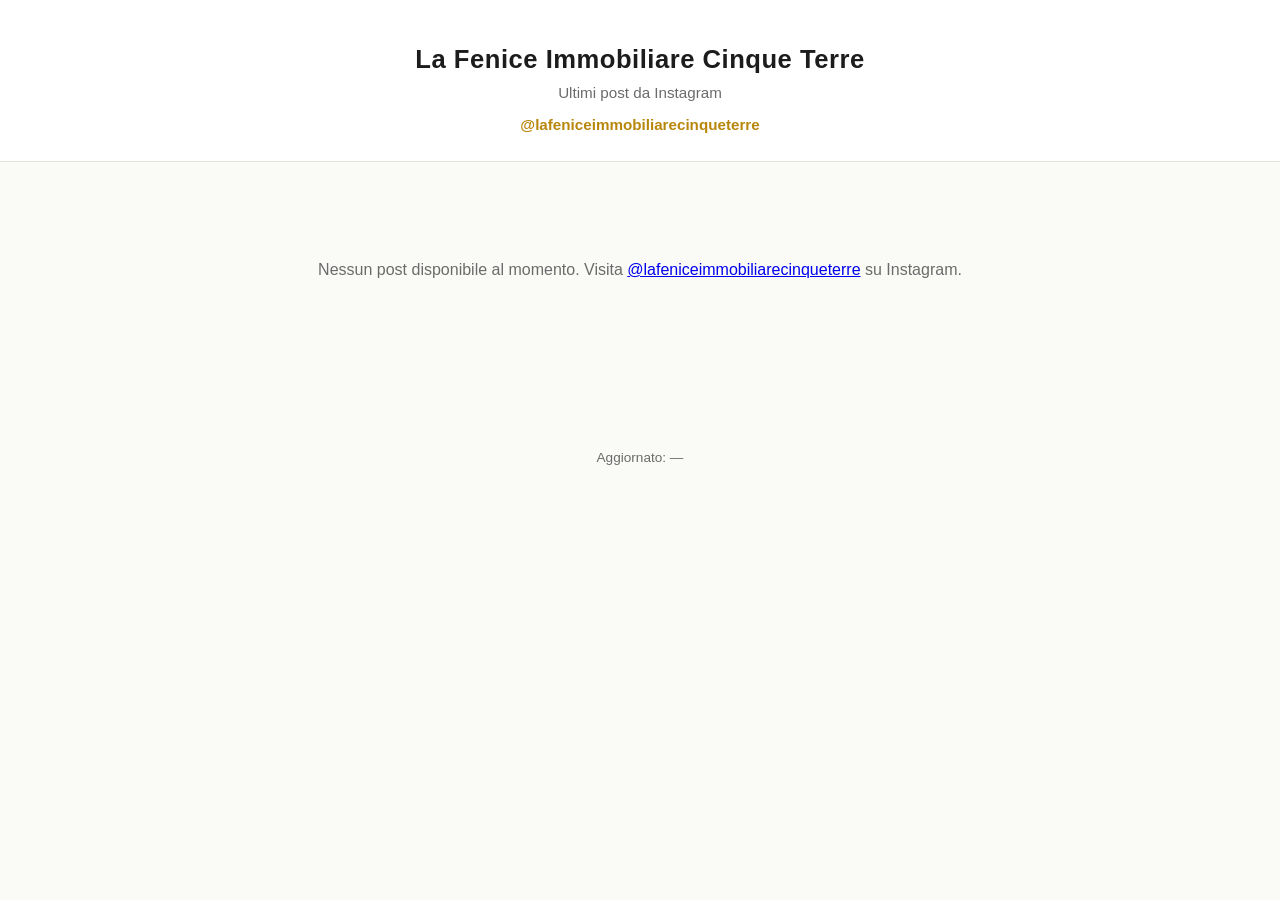
<file: index.html>
<!doctype html>
<html lang="it">
  <head>
    <meta charset="utf-8" />
    <meta name="viewport" content="width=device-width, initial-scale=1" />
    <title>La Fenice Immobiliare Cinque Terre — Instagram</title>
    <meta
      name="description"
      content="Ultimi aggiornamenti da Instagram di La Fenice Immobiliare Cinque Terre."
    />
    <link rel="stylesheet" href="styles.css" />
  </head>
  <body>
    <header class="site-header">
      <h1>La Fenice Immobiliare Cinque Terre</h1>
      <p class="tagline">Ultimi post da Instagram</p>
      <a
        class="profile-link"
        href="https://www.instagram.com/lafeniceimmobiliarecinqueterre"
        target="_blank"
        rel="noopener noreferrer"
        >@lafeniceimmobiliarecinqueterre</a
      >
    </header>

    <main>
      <section id="feed" class="feed" aria-live="polite">
        <p class="loading">Caricamento del feed…</p>
      </section>
    </main>

    <footer class="site-footer">
      <p>
        Aggiornato:
        <time id="updated-at" datetime="">—</time>
      </p>
    </footer>

    <script src="app.js"></script>
  </body>
</html>
</file>
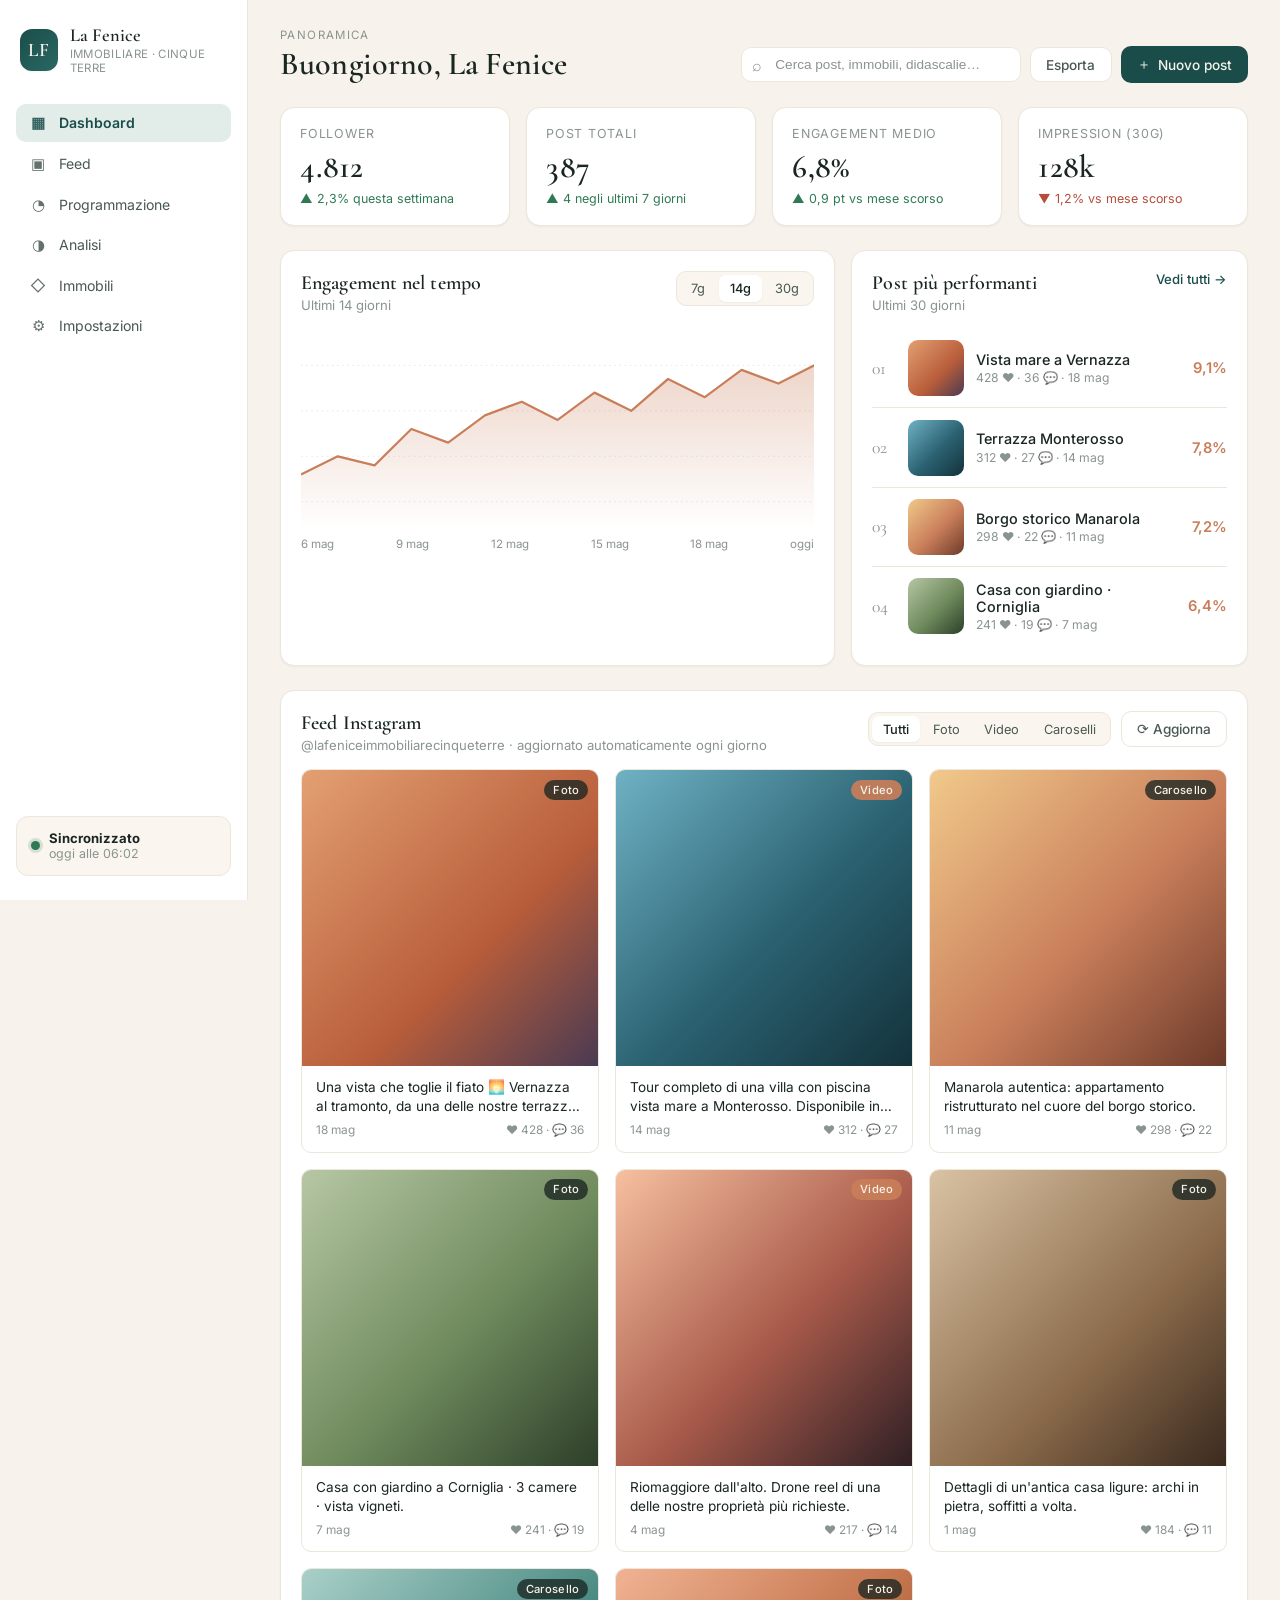
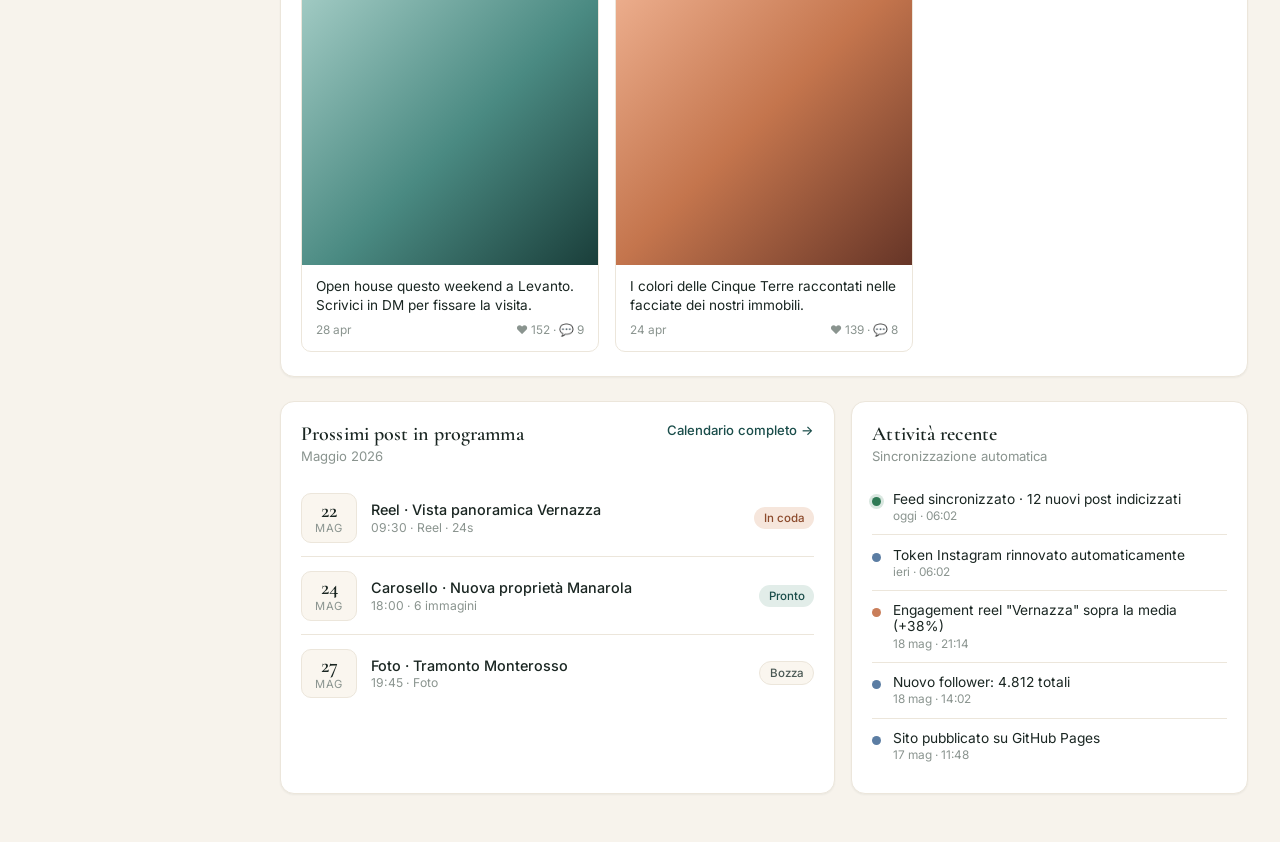
<file: dashboard.html>
<!doctype html>
<html lang="it">
  <head>
    <meta charset="utf-8" />
    <meta name="viewport" content="width=device-width, initial-scale=1" />
    <title>La Fenice Immobiliare Cinque Terre — Dashboard</title>
    <meta
      name="description"
      content="Dashboard di gestione del feed Instagram di La Fenice Immobiliare Cinque Terre."
    />
    <link
      rel="preconnect"
      href="https://fonts.googleapis.com"
      crossorigin
    />
    <link
      rel="preconnect"
      href="https://fonts.gstatic.com"
      crossorigin
    />
    <link
      href="https://fonts.googleapis.com/css2?family=Cormorant+Garamond:wght@400;500;600;700&family=Inter:wght@400;500;600;700&display=swap"
      rel="stylesheet"
    />
    <link rel="stylesheet" href="dashboard.css" />
  </head>
  <body>
    <aside class="sidebar">
      <div class="brand">
        <div class="brand-mark">LF</div>
        <div class="brand-text">
          <strong>La Fenice</strong>
          <span>Immobiliare · Cinque Terre</span>
        </div>
      </div>

      <nav class="nav">
        <a class="nav-item active" href="#"
          ><span class="nav-icon">▦</span> Dashboard</a
        >
        <a class="nav-item" href="#"><span class="nav-icon">▣</span> Feed</a>
        <a class="nav-item" href="#"
          ><span class="nav-icon">◔</span> Programmazione</a
        >
        <a class="nav-item" href="#"
          ><span class="nav-icon">◑</span> Analisi</a
        >
        <a class="nav-item" href="#"
          ><span class="nav-icon">◇</span> Immobili</a
        >
        <a class="nav-item" href="#"
          ><span class="nav-icon">⚙</span> Impostazioni</a
        >
      </nav>

      <div class="sidebar-footer">
        <div class="sync-status">
          <span class="dot live"></span>
          <div>
            <strong>Sincronizzato</strong>
            <span>oggi alle 06:02</span>
          </div>
        </div>
      </div>
    </aside>

    <main class="main">
      <header class="topbar">
        <div>
          <p class="eyebrow">Panoramica</p>
          <h1>Buongiorno, La Fenice</h1>
        </div>
        <div class="topbar-actions">
          <div class="search">
            <input
              type="search"
              placeholder="Cerca post, immobili, didascalie…"
              aria-label="Cerca"
            />
          </div>
          <button class="btn btn-ghost" type="button">Esporta</button>
          <button class="btn btn-primary" type="button">
            <span>＋</span> Nuovo post
          </button>
        </div>
      </header>

      <section class="kpis">
        <article class="kpi">
          <p class="kpi-label">Follower</p>
          <p class="kpi-value">4.812</p>
          <p class="kpi-trend up">▲ 2,3% questa settimana</p>
        </article>
        <article class="kpi">
          <p class="kpi-label">Post totali</p>
          <p class="kpi-value">387</p>
          <p class="kpi-trend up">▲ 4 negli ultimi 7 giorni</p>
        </article>
        <article class="kpi">
          <p class="kpi-label">Engagement medio</p>
          <p class="kpi-value">6,8%</p>
          <p class="kpi-trend up">▲ 0,9 pt vs mese scorso</p>
        </article>
        <article class="kpi">
          <p class="kpi-label">Impression (30g)</p>
          <p class="kpi-value">128k</p>
          <p class="kpi-trend down">▼ 1,2% vs mese scorso</p>
        </article>
      </section>

      <section class="grid-2">
        <article class="card chart-card">
          <header class="card-header">
            <div>
              <h2>Engagement nel tempo</h2>
              <p class="card-sub">Ultimi 14 giorni</p>
            </div>
            <div class="chip-group" role="tablist">
              <button class="chip" type="button">7g</button>
              <button class="chip active" type="button">14g</button>
              <button class="chip" type="button">30g</button>
            </div>
          </header>
          <div class="chart">
            <svg viewBox="0 0 600 220" preserveAspectRatio="none" aria-hidden="true">
              <defs>
                <linearGradient id="grad" x1="0" x2="0" y1="0" y2="1">
                  <stop offset="0%" stop-color="#c97e5a" stop-opacity="0.32" />
                  <stop offset="100%" stop-color="#c97e5a" stop-opacity="0" />
                </linearGradient>
              </defs>
              <g class="grid">
                <line x1="0" x2="600" y1="40" y2="40" />
                <line x1="0" x2="600" y1="90" y2="90" />
                <line x1="0" x2="600" y1="140" y2="140" />
                <line x1="0" x2="600" y1="190" y2="190" />
              </g>
              <path
                d="M0,160 L43,140 L86,150 L129,110 L172,125 L215,95 L258,80 L300,100 L343,70 L386,90 L429,55 L472,75 L515,45 L558,60 L600,40"
                fill="none"
                stroke="#c97e5a"
                stroke-width="2.5"
                stroke-linejoin="round"
              />
              <path
                d="M0,160 L43,140 L86,150 L129,110 L172,125 L215,95 L258,80 L300,100 L343,70 L386,90 L429,55 L472,75 L515,45 L558,60 L600,40 L600,220 L0,220 Z"
                fill="url(#grad)"
              />
            </svg>
            <ul class="chart-x">
              <li>6 mag</li>
              <li>9 mag</li>
              <li>12 mag</li>
              <li>15 mag</li>
              <li>18 mag</li>
              <li>oggi</li>
            </ul>
          </div>
        </article>

        <article class="card top-posts">
          <header class="card-header">
            <div>
              <h2>Post più performanti</h2>
              <p class="card-sub">Ultimi 30 giorni</p>
            </div>
            <a class="link" href="#">Vedi tutti →</a>
          </header>
          <ol class="rank-list">
            <li>
              <span class="rank">01</span>
              <div class="rank-thumb thumb-1"></div>
              <div class="rank-body">
                <p class="rank-title">Vista mare a Vernazza</p>
                <p class="rank-meta">428 ♥ · 36 💬 · 18 mag</p>
              </div>
              <span class="rank-score">9,1%</span>
            </li>
            <li>
              <span class="rank">02</span>
              <div class="rank-thumb thumb-2"></div>
              <div class="rank-body">
                <p class="rank-title">Terrazza Monterosso</p>
                <p class="rank-meta">312 ♥ · 27 💬 · 14 mag</p>
              </div>
              <span class="rank-score">7,8%</span>
            </li>
            <li>
              <span class="rank">03</span>
              <div class="rank-thumb thumb-3"></div>
              <div class="rank-body">
                <p class="rank-title">Borgo storico Manarola</p>
                <p class="rank-meta">298 ♥ · 22 💬 · 11 mag</p>
              </div>
              <span class="rank-score">7,2%</span>
            </li>
            <li>
              <span class="rank">04</span>
              <div class="rank-thumb thumb-4"></div>
              <div class="rank-body">
                <p class="rank-title">Casa con giardino · Corniglia</p>
                <p class="rank-meta">241 ♥ · 19 💬 · 7 mag</p>
              </div>
              <span class="rank-score">6,4%</span>
            </li>
          </ol>
        </article>
      </section>

      <section class="card feed-section">
        <header class="card-header">
          <div>
            <h2>Feed Instagram</h2>
            <p class="card-sub">
              @lafeniceimmobiliarecinqueterre · aggiornato automaticamente ogni giorno
            </p>
          </div>
          <div class="header-actions">
            <div class="chip-group">
              <button class="chip active" type="button">Tutti</button>
              <button class="chip" type="button">Foto</button>
              <button class="chip" type="button">Video</button>
              <button class="chip" type="button">Caroselli</button>
            </div>
            <button class="btn btn-ghost" type="button">⟳ Aggiorna</button>
          </div>
        </header>

        <div class="feed-grid">
          <article class="post">
            <a class="media" href="#">
              <div class="media-img m1"></div>
              <span class="badge">Foto</span>
            </a>
            <div class="post-body">
              <p class="post-caption">
                Una vista che toglie il fiato 🌅 Vernazza al tramonto, da una delle nostre
                terrazze esclusive.
              </p>
              <div class="post-meta">
                <span>18 mag</span>
                <span>♥ 428 · 💬 36</span>
              </div>
            </div>
          </article>

          <article class="post">
            <a class="media" href="#">
              <div class="media-img m2"></div>
              <span class="badge badge-video">Video</span>
            </a>
            <div class="post-body">
              <p class="post-caption">
                Tour completo di una villa con piscina vista mare a Monterosso. Disponibile in
                affitto stagionale.
              </p>
              <div class="post-meta">
                <span>14 mag</span>
                <span>♥ 312 · 💬 27</span>
              </div>
            </div>
          </article>

          <article class="post">
            <a class="media" href="#">
              <div class="media-img m3"></div>
              <span class="badge">Carosello</span>
            </a>
            <div class="post-body">
              <p class="post-caption">
                Manarola autentica: appartamento ristrutturato nel cuore del borgo storico.
              </p>
              <div class="post-meta">
                <span>11 mag</span>
                <span>♥ 298 · 💬 22</span>
              </div>
            </div>
          </article>

          <article class="post">
            <a class="media" href="#">
              <div class="media-img m4"></div>
              <span class="badge">Foto</span>
            </a>
            <div class="post-body">
              <p class="post-caption">
                Casa con giardino a Corniglia · 3 camere · vista vigneti.
              </p>
              <div class="post-meta">
                <span>7 mag</span>
                <span>♥ 241 · 💬 19</span>
              </div>
            </div>
          </article>

          <article class="post">
            <a class="media" href="#">
              <div class="media-img m5"></div>
              <span class="badge badge-video">Video</span>
            </a>
            <div class="post-body">
              <p class="post-caption">
                Riomaggiore dall'alto. Drone reel di una delle nostre proprietà più richieste.
              </p>
              <div class="post-meta">
                <span>4 mag</span>
                <span>♥ 217 · 💬 14</span>
              </div>
            </div>
          </article>

          <article class="post">
            <a class="media" href="#">
              <div class="media-img m6"></div>
              <span class="badge">Foto</span>
            </a>
            <div class="post-body">
              <p class="post-caption">
                Dettagli di un'antica casa ligure: archi in pietra, soffitti a volta.
              </p>
              <div class="post-meta">
                <span>1 mag</span>
                <span>♥ 184 · 💬 11</span>
              </div>
            </div>
          </article>

          <article class="post">
            <a class="media" href="#">
              <div class="media-img m7"></div>
              <span class="badge">Carosello</span>
            </a>
            <div class="post-body">
              <p class="post-caption">
                Open house questo weekend a Levanto. Scrivici in DM per fissare la visita.
              </p>
              <div class="post-meta">
                <span>28 apr</span>
                <span>♥ 152 · 💬 9</span>
              </div>
            </div>
          </article>

          <article class="post">
            <a class="media" href="#">
              <div class="media-img m8"></div>
              <span class="badge">Foto</span>
            </a>
            <div class="post-body">
              <p class="post-caption">
                I colori delle Cinque Terre raccontati nelle facciate dei nostri immobili.
              </p>
              <div class="post-meta">
                <span>24 apr</span>
                <span>♥ 139 · 💬 8</span>
              </div>
            </div>
          </article>
        </div>
      </section>

      <section class="grid-2">
        <article class="card schedule">
          <header class="card-header">
            <div>
              <h2>Prossimi post in programma</h2>
              <p class="card-sub">Maggio 2026</p>
            </div>
            <a class="link" href="#">Calendario completo →</a>
          </header>
          <ul class="schedule-list">
            <li>
              <div class="day">
                <span class="d">22</span><span class="m">mag</span>
              </div>
              <div class="schedule-body">
                <p class="schedule-title">Reel · Vista panoramica Vernazza</p>
                <p class="schedule-meta">09:30 · Reel · 24s</p>
              </div>
              <span class="status pending">In coda</span>
            </li>
            <li>
              <div class="day">
                <span class="d">24</span><span class="m">mag</span>
              </div>
              <div class="schedule-body">
                <p class="schedule-title">Carosello · Nuova proprietà Manarola</p>
                <p class="schedule-meta">18:00 · 6 immagini</p>
              </div>
              <span class="status ready">Pronto</span>
            </li>
            <li>
              <div class="day">
                <span class="d">27</span><span class="m">mag</span>
              </div>
              <div class="schedule-body">
                <p class="schedule-title">Foto · Tramonto Monterosso</p>
                <p class="schedule-meta">19:45 · Foto</p>
              </div>
              <span class="status draft">Bozza</span>
            </li>
          </ul>
        </article>

        <article class="card activity">
          <header class="card-header">
            <div>
              <h2>Attività recente</h2>
              <p class="card-sub">Sincronizzazione automatica</p>
            </div>
          </header>
          <ul class="activity-list">
            <li>
              <span class="dot live"></span>
              <div>
                <p>Feed sincronizzato · 12 nuovi post indicizzati</p>
                <time>oggi · 06:02</time>
              </div>
            </li>
            <li>
              <span class="dot info"></span>
              <div>
                <p>Token Instagram rinnovato automaticamente</p>
                <time>ieri · 06:02</time>
              </div>
            </li>
            <li>
              <span class="dot warn"></span>
              <div>
                <p>Engagement reel "Vernazza" sopra la media (+38%)</p>
                <time>18 mag · 21:14</time>
              </div>
            </li>
            <li>
              <span class="dot info"></span>
              <div>
                <p>Nuovo follower: 4.812 totali</p>
                <time>18 mag · 14:02</time>
              </div>
            </li>
            <li>
              <span class="dot info"></span>
              <div>
                <p>Sito pubblicato su GitHub Pages</p>
                <time>17 mag · 11:48</time>
              </div>
            </li>
          </ul>
        </article>
      </section>
    </main>
  </body>
</html>
</file>
<file: styles.css>
:root {
  --bg: #fafaf7;
  --fg: #1c1c1c;
  --muted: #6b6b6b;
  --card: #ffffff;
  --accent: #b8860b;
  --border: #e5e3dc;
  --shadow: 0 1px 3px rgba(0, 0, 0, 0.06), 0 4px 12px rgba(0, 0, 0, 0.04);
}

* {
  box-sizing: border-box;
}

body {
  margin: 0;
  font-family: -apple-system, BlinkMacSystemFont, "Segoe UI", Roboto, Oxygen,
    Ubuntu, Cantarell, sans-serif;
  background: var(--bg);
  color: var(--fg);
  line-height: 1.5;
}

.site-header {
  text-align: center;
  padding: 2.5rem 1rem 1.5rem;
  border-bottom: 1px solid var(--border);
  background: var(--card);
}

.site-header h1 {
  margin: 0 0 0.25rem;
  font-size: 1.6rem;
  letter-spacing: 0.02em;
}

.tagline {
  margin: 0 0 0.5rem;
  color: var(--muted);
  font-size: 0.95rem;
}

.profile-link {
  color: var(--accent);
  text-decoration: none;
  font-weight: 600;
  font-size: 0.95rem;
}

.profile-link:hover {
  text-decoration: underline;
}

main {
  max-width: 1200px;
  margin: 0 auto;
  padding: 2rem 1rem 4rem;
}

.feed {
  display: grid;
  grid-template-columns: repeat(auto-fill, minmax(260px, 1fr));
  gap: 1.25rem;
}

.post {
  background: var(--card);
  border: 1px solid var(--border);
  border-radius: 12px;
  overflow: hidden;
  box-shadow: var(--shadow);
  display: flex;
  flex-direction: column;
  transition: transform 0.15s ease;
}

.post:hover {
  transform: translateY(-2px);
}

.post a.media-link {
  display: block;
  aspect-ratio: 1 / 1;
  background: #eee;
  overflow: hidden;
}

.post img,
.post video {
  width: 100%;
  height: 100%;
  object-fit: cover;
  display: block;
}

.post-body {
  padding: 0.85rem 1rem 1rem;
  display: flex;
  flex-direction: column;
  gap: 0.5rem;
}

.post-caption {
  font-size: 0.92rem;
  color: var(--fg);
  margin: 0;
  display: -webkit-box;
  -webkit-line-clamp: 3;
  -webkit-box-orient: vertical;
  overflow: hidden;
}

.post-meta {
  font-size: 0.78rem;
  color: var(--muted);
  display: flex;
  justify-content: space-between;
}

.loading,
.empty,
.error {
  grid-column: 1 / -1;
  text-align: center;
  color: var(--muted);
  padding: 3rem 1rem;
}

.error {
  color: #a3361c;
}

.site-footer {
  text-align: center;
  padding: 1.5rem 1rem 2.5rem;
  color: var(--muted);
  font-size: 0.85rem;
}
</file>
<file: dashboard.css>
:root {
  --bg: #f7f3ec;
  --surface: #ffffff;
  --surface-2: #faf6ef;
  --ink: #1a2622;
  --ink-soft: #4a5854;
  --muted: #8a948f;
  --line: #ece6db;
  --line-strong: #ddd4c4;
  --primary: #1a4d4a;
  --primary-soft: #e2ede9;
  --accent: #c97e5a;
  --accent-soft: #f6e6dc;
  --gold: #b8860b;
  --up: #2f7a55;
  --down: #b54d3a;
  --shadow-sm: 0 1px 2px rgba(26, 38, 34, 0.05);
  --shadow: 0 1px 3px rgba(26, 38, 34, 0.06),
    0 8px 24px rgba(26, 38, 34, 0.05);
  --radius: 14px;
  --radius-sm: 10px;
  font-family: "Inter", -apple-system, BlinkMacSystemFont, "Segoe UI", Roboto,
    sans-serif;
}

* {
  box-sizing: border-box;
}

html,
body {
  margin: 0;
  padding: 0;
}

body {
  background: var(--bg);
  color: var(--ink);
  font-size: 14px;
  display: grid;
  grid-template-columns: 248px 1fr;
  min-height: 100vh;
}

h1,
h2,
h3 {
  font-family: "Cormorant Garamond", "Times New Roman", serif;
  font-weight: 600;
  letter-spacing: 0.005em;
  color: var(--ink);
}

h1 {
  font-size: 2rem;
  margin: 0.15rem 0 0;
}

h2 {
  font-size: 1.25rem;
  margin: 0;
}

p {
  margin: 0;
}

a {
  color: inherit;
}

/* ───────── Sidebar ───────── */

.sidebar {
  background: var(--surface);
  border-right: 1px solid var(--line);
  padding: 1.5rem 1rem;
  display: flex;
  flex-direction: column;
  gap: 1.75rem;
  position: sticky;
  top: 0;
  height: 100vh;
}

.brand {
  display: flex;
  align-items: center;
  gap: 0.75rem;
  padding: 0 0.25rem;
}

.brand-mark {
  width: 42px;
  height: 42px;
  border-radius: 12px;
  background: linear-gradient(135deg, var(--primary) 0%, #2a6863 100%);
  color: #f7f3ec;
  display: grid;
  place-items: center;
  font-family: "Cormorant Garamond", serif;
  font-size: 1.2rem;
  font-weight: 600;
  letter-spacing: 0.04em;
  box-shadow: var(--shadow-sm);
}

.brand-text {
  display: flex;
  flex-direction: column;
  line-height: 1.25;
}

.brand-text strong {
  font-family: "Cormorant Garamond", serif;
  font-size: 1.15rem;
  font-weight: 600;
}

.brand-text span {
  font-size: 0.72rem;
  color: var(--muted);
  letter-spacing: 0.03em;
  text-transform: uppercase;
}

.nav {
  display: flex;
  flex-direction: column;
  gap: 0.15rem;
}

.nav-item {
  display: flex;
  align-items: center;
  gap: 0.7rem;
  padding: 0.6rem 0.75rem;
  border-radius: 10px;
  font-size: 0.88rem;
  color: var(--ink-soft);
  text-decoration: none;
  transition: background 0.12s ease, color 0.12s ease;
}

.nav-item:hover {
  background: var(--surface-2);
  color: var(--ink);
}

.nav-item.active {
  background: var(--primary-soft);
  color: var(--primary);
  font-weight: 600;
}

.nav-icon {
  display: inline-grid;
  place-items: center;
  width: 20px;
  font-size: 0.95rem;
  opacity: 0.85;
}

.sidebar-footer {
  margin-top: auto;
  padding: 0.85rem;
  background: var(--surface-2);
  border: 1px solid var(--line);
  border-radius: 12px;
}

.sync-status {
  display: flex;
  align-items: center;
  gap: 0.6rem;
}

.sync-status > div {
  display: flex;
  flex-direction: column;
  font-size: 0.78rem;
}

.sync-status strong {
  font-size: 0.82rem;
  color: var(--ink);
}

.sync-status span {
  color: var(--muted);
}

.dot {
  width: 9px;
  height: 9px;
  border-radius: 50%;
  background: var(--muted);
  flex-shrink: 0;
}

.dot.live {
  background: #2f7a55;
  box-shadow: 0 0 0 3px rgba(47, 122, 85, 0.18);
}

.dot.info {
  background: #5b7da3;
}

.dot.warn {
  background: var(--accent);
}

/* ───────── Main ───────── */

.main {
  padding: 1.75rem 2rem 3rem;
  display: flex;
  flex-direction: column;
  gap: 1.5rem;
  min-width: 0;
}

.topbar {
  display: flex;
  align-items: flex-end;
  justify-content: space-between;
  gap: 1.5rem;
  flex-wrap: wrap;
}

.eyebrow {
  text-transform: uppercase;
  letter-spacing: 0.12em;
  font-size: 0.72rem;
  color: var(--muted);
}

.topbar-actions {
  display: flex;
  gap: 0.6rem;
  align-items: center;
  flex-wrap: wrap;
}

.search {
  position: relative;
}

.search input {
  appearance: none;
  background: var(--surface);
  border: 1px solid var(--line);
  border-radius: 10px;
  padding: 0.55rem 0.9rem 0.55rem 2.1rem;
  width: 280px;
  font-size: 0.85rem;
  color: var(--ink);
  outline: none;
  transition: border 0.12s ease, box-shadow 0.12s ease;
}

.search input::placeholder {
  color: var(--muted);
}

.search input:focus {
  border-color: var(--primary);
  box-shadow: 0 0 0 3px var(--primary-soft);
}

.search::before {
  content: "⌕";
  position: absolute;
  left: 0.7rem;
  top: 50%;
  transform: translateY(-50%);
  color: var(--muted);
  font-size: 1rem;
}

.btn {
  appearance: none;
  border-radius: 10px;
  border: 1px solid transparent;
  padding: 0.55rem 0.95rem;
  font-size: 0.85rem;
  font-weight: 500;
  cursor: pointer;
  display: inline-flex;
  align-items: center;
  gap: 0.4rem;
  transition: background 0.12s ease, border 0.12s ease, color 0.12s ease;
  font-family: inherit;
}

.btn-ghost {
  background: var(--surface);
  border-color: var(--line);
  color: var(--ink-soft);
}

.btn-ghost:hover {
  border-color: var(--line-strong);
  color: var(--ink);
}

.btn-primary {
  background: var(--primary);
  color: #f7f3ec;
}

.btn-primary:hover {
  background: #163f3c;
}

/* ───────── KPIs ───────── */

.kpis {
  display: grid;
  grid-template-columns: repeat(4, 1fr);
  gap: 1rem;
}

.kpi {
  background: var(--surface);
  border: 1px solid var(--line);
  border-radius: var(--radius);
  padding: 1.1rem 1.2rem 1.2rem;
  box-shadow: var(--shadow-sm);
  display: flex;
  flex-direction: column;
  gap: 0.35rem;
}

.kpi-label {
  color: var(--muted);
  font-size: 0.78rem;
  letter-spacing: 0.06em;
  text-transform: uppercase;
}

.kpi-value {
  font-family: "Cormorant Garamond", serif;
  font-size: 2rem;
  font-weight: 600;
  letter-spacing: 0.01em;
  color: var(--ink);
}

.kpi-trend {
  font-size: 0.78rem;
  color: var(--ink-soft);
}

.kpi-trend.up {
  color: var(--up);
}

.kpi-trend.down {
  color: var(--down);
}

/* ───────── Cards / layout ───────── */

.grid-2 {
  display: grid;
  grid-template-columns: 1.4fr 1fr;
  gap: 1rem;
}

.card {
  background: var(--surface);
  border: 1px solid var(--line);
  border-radius: var(--radius);
  padding: 1.25rem;
  box-shadow: var(--shadow-sm);
}

.card-header {
  display: flex;
  justify-content: space-between;
  align-items: flex-start;
  gap: 1rem;
  margin-bottom: 1rem;
}

.card-sub {
  color: var(--muted);
  font-size: 0.82rem;
  margin-top: 0.1rem;
}

.link {
  color: var(--primary);
  font-size: 0.82rem;
  font-weight: 500;
  text-decoration: none;
}

.link:hover {
  text-decoration: underline;
}

.chip-group {
  display: inline-flex;
  background: var(--surface-2);
  border: 1px solid var(--line);
  padding: 3px;
  border-radius: 10px;
  gap: 2px;
}

.chip {
  appearance: none;
  border: none;
  background: transparent;
  padding: 0.35rem 0.7rem;
  border-radius: 7px;
  font-size: 0.8rem;
  color: var(--ink-soft);
  cursor: pointer;
  font-family: inherit;
}

.chip:hover {
  color: var(--ink);
}

.chip.active {
  background: var(--surface);
  color: var(--ink);
  box-shadow: var(--shadow-sm);
  font-weight: 500;
}

/* ───────── Chart ───────── */

.chart {
  display: flex;
  flex-direction: column;
  gap: 0.5rem;
}

.chart svg {
  width: 100%;
  height: 200px;
  display: block;
}

.chart svg .grid line {
  stroke: var(--line);
  stroke-dasharray: 2 4;
}

.chart-x {
  list-style: none;
  margin: 0;
  padding: 0;
  display: flex;
  justify-content: space-between;
  color: var(--muted);
  font-size: 0.72rem;
}

/* ───────── Top posts ───────── */

.rank-list {
  list-style: none;
  margin: 0;
  padding: 0;
  display: flex;
  flex-direction: column;
}

.rank-list li {
  display: grid;
  grid-template-columns: auto 56px 1fr auto;
  gap: 0.75rem;
  align-items: center;
  padding: 0.7rem 0;
  border-bottom: 1px solid var(--line);
}

.rank-list li:last-child {
  border-bottom: none;
}

.rank {
  font-family: "Cormorant Garamond", serif;
  font-size: 1.1rem;
  color: var(--muted);
  width: 1.5rem;
}

.rank-thumb {
  width: 56px;
  height: 56px;
  border-radius: 10px;
  background-size: cover;
  background-position: center;
  background-color: var(--line);
}

.rank-title {
  font-size: 0.9rem;
  font-weight: 500;
  color: var(--ink);
}

.rank-meta {
  font-size: 0.76rem;
  color: var(--muted);
  margin-top: 0.15rem;
}

.rank-score {
  font-weight: 600;
  font-size: 0.92rem;
  color: var(--accent);
}

/* ───────── Feed grid ───────── */

.feed-section {
  padding: 1.25rem 1.25rem 1.5rem;
}

.header-actions {
  display: flex;
  gap: 0.6rem;
  align-items: center;
  flex-wrap: wrap;
}

.feed-grid {
  display: grid;
  grid-template-columns: repeat(auto-fill, minmax(220px, 1fr));
  gap: 1rem;
}

.post {
  background: var(--surface);
  border: 1px solid var(--line);
  border-radius: var(--radius-sm);
  overflow: hidden;
  display: flex;
  flex-direction: column;
  transition: transform 0.18s ease, box-shadow 0.18s ease;
}

.post:hover {
  transform: translateY(-2px);
  box-shadow: var(--shadow);
}

.media {
  position: relative;
  display: block;
  aspect-ratio: 1 / 1;
}

.media-img {
  width: 100%;
  height: 100%;
  background-size: cover;
  background-position: center;
  background-color: var(--surface-2);
  transition: transform 0.4s ease;
}

.post:hover .media-img {
  transform: scale(1.04);
}

.badge {
  position: absolute;
  top: 0.6rem;
  right: 0.6rem;
  padding: 0.2rem 0.55rem;
  background: rgba(26, 38, 34, 0.78);
  color: #f7f3ec;
  font-size: 0.7rem;
  font-weight: 500;
  border-radius: 999px;
  letter-spacing: 0.03em;
  backdrop-filter: blur(4px);
}

.badge-video {
  background: rgba(201, 126, 90, 0.92);
}

.post-body {
  padding: 0.75rem 0.9rem 0.9rem;
  display: flex;
  flex-direction: column;
  gap: 0.45rem;
}

.post-caption {
  font-size: 0.85rem;
  color: var(--ink);
  display: -webkit-box;
  -webkit-line-clamp: 2;
  -webkit-box-orient: vertical;
  overflow: hidden;
  line-height: 1.4;
}

.post-meta {
  display: flex;
  justify-content: space-between;
  font-size: 0.74rem;
  color: var(--muted);
}

/* mock imagery via gradients (so the design works offline) */
.thumb-1,
.m1 {
  background: linear-gradient(135deg, #e3a072 0%, #b85d3a 60%, #4a3a52 100%);
}
.thumb-2,
.m2 {
  background: linear-gradient(135deg, #6fb2c4 0%, #2a6171 55%, #14323b 100%);
}
.thumb-3,
.m3 {
  background: linear-gradient(135deg, #f1c98b 0%, #c97e5a 55%, #6c3a2a 100%);
}
.thumb-4,
.m4 {
  background: linear-gradient(135deg, #b6c7a4 0%, #6f8a5d 55%, #2d3f29 100%);
}
.m5 {
  background: linear-gradient(135deg, #f6c0a0 0%, #a85a4a 55%, #2f1f24 100%);
}
.m6 {
  background: linear-gradient(135deg, #d9c3a3 0%, #8a6a4a 60%, #3a2a1f 100%);
}
.m7 {
  background: linear-gradient(135deg, #a9d0c9 0%, #4a8a82 55%, #1a3e3a 100%);
}
.m8 {
  background: linear-gradient(135deg, #f0b393 0%, #c4754d 50%, #663527 100%);
}

/* ───────── Schedule & activity ───────── */

.schedule-list,
.activity-list {
  list-style: none;
  margin: 0;
  padding: 0;
  display: flex;
  flex-direction: column;
}

.schedule-list li {
  display: grid;
  grid-template-columns: 56px 1fr auto;
  gap: 0.85rem;
  align-items: center;
  padding: 0.85rem 0;
  border-bottom: 1px solid var(--line);
}

.schedule-list li:last-child {
  border-bottom: none;
}

.day {
  background: var(--surface-2);
  border: 1px solid var(--line);
  border-radius: 10px;
  text-align: center;
  padding: 0.4rem 0;
  display: flex;
  flex-direction: column;
}

.day .d {
  font-family: "Cormorant Garamond", serif;
  font-size: 1.3rem;
  font-weight: 600;
  color: var(--ink);
  line-height: 1;
}

.day .m {
  font-size: 0.7rem;
  color: var(--muted);
  text-transform: uppercase;
  letter-spacing: 0.08em;
}

.schedule-title {
  font-size: 0.9rem;
  font-weight: 500;
}

.schedule-meta {
  font-size: 0.76rem;
  color: var(--muted);
  margin-top: 0.1rem;
}

.status {
  font-size: 0.72rem;
  padding: 0.25rem 0.6rem;
  border-radius: 999px;
  font-weight: 500;
}

.status.pending {
  background: var(--accent-soft);
  color: #8c4a2c;
}

.status.ready {
  background: var(--primary-soft);
  color: var(--primary);
}

.status.draft {
  background: var(--surface-2);
  color: var(--ink-soft);
  border: 1px solid var(--line);
}

.activity-list li {
  display: flex;
  align-items: flex-start;
  gap: 0.7rem;
  padding: 0.7rem 0;
  border-bottom: 1px solid var(--line);
}

.activity-list li:last-child {
  border-bottom: none;
}

.activity-list .dot {
  margin-top: 6px;
}

.activity-list p {
  font-size: 0.86rem;
}

.activity-list time {
  display: block;
  font-size: 0.74rem;
  color: var(--muted);
  margin-top: 0.15rem;
}

/* ───────── Responsive ───────── */

@media (max-width: 1100px) {
  body {
    grid-template-columns: 1fr;
  }
  .sidebar {
    position: relative;
    height: auto;
    flex-direction: row;
    align-items: center;
    overflow-x: auto;
    padding: 1rem;
  }
  .sidebar-footer {
    display: none;
  }
  .nav {
    flex-direction: row;
    gap: 0.25rem;
  }
  .kpis {
    grid-template-columns: repeat(2, 1fr);
  }
  .grid-2 {
    grid-template-columns: 1fr;
  }
  .search input {
    width: 100%;
  }
}

@media (max-width: 600px) {
  .main {
    padding: 1.25rem 1rem 2.5rem;
  }
  h1 {
    font-size: 1.6rem;
  }
  .kpis {
    grid-template-columns: 1fr 1fr;
    gap: 0.6rem;
  }
  .kpi {
    padding: 0.85rem;
  }
  .kpi-value {
    font-size: 1.55rem;
  }
}
</file>
